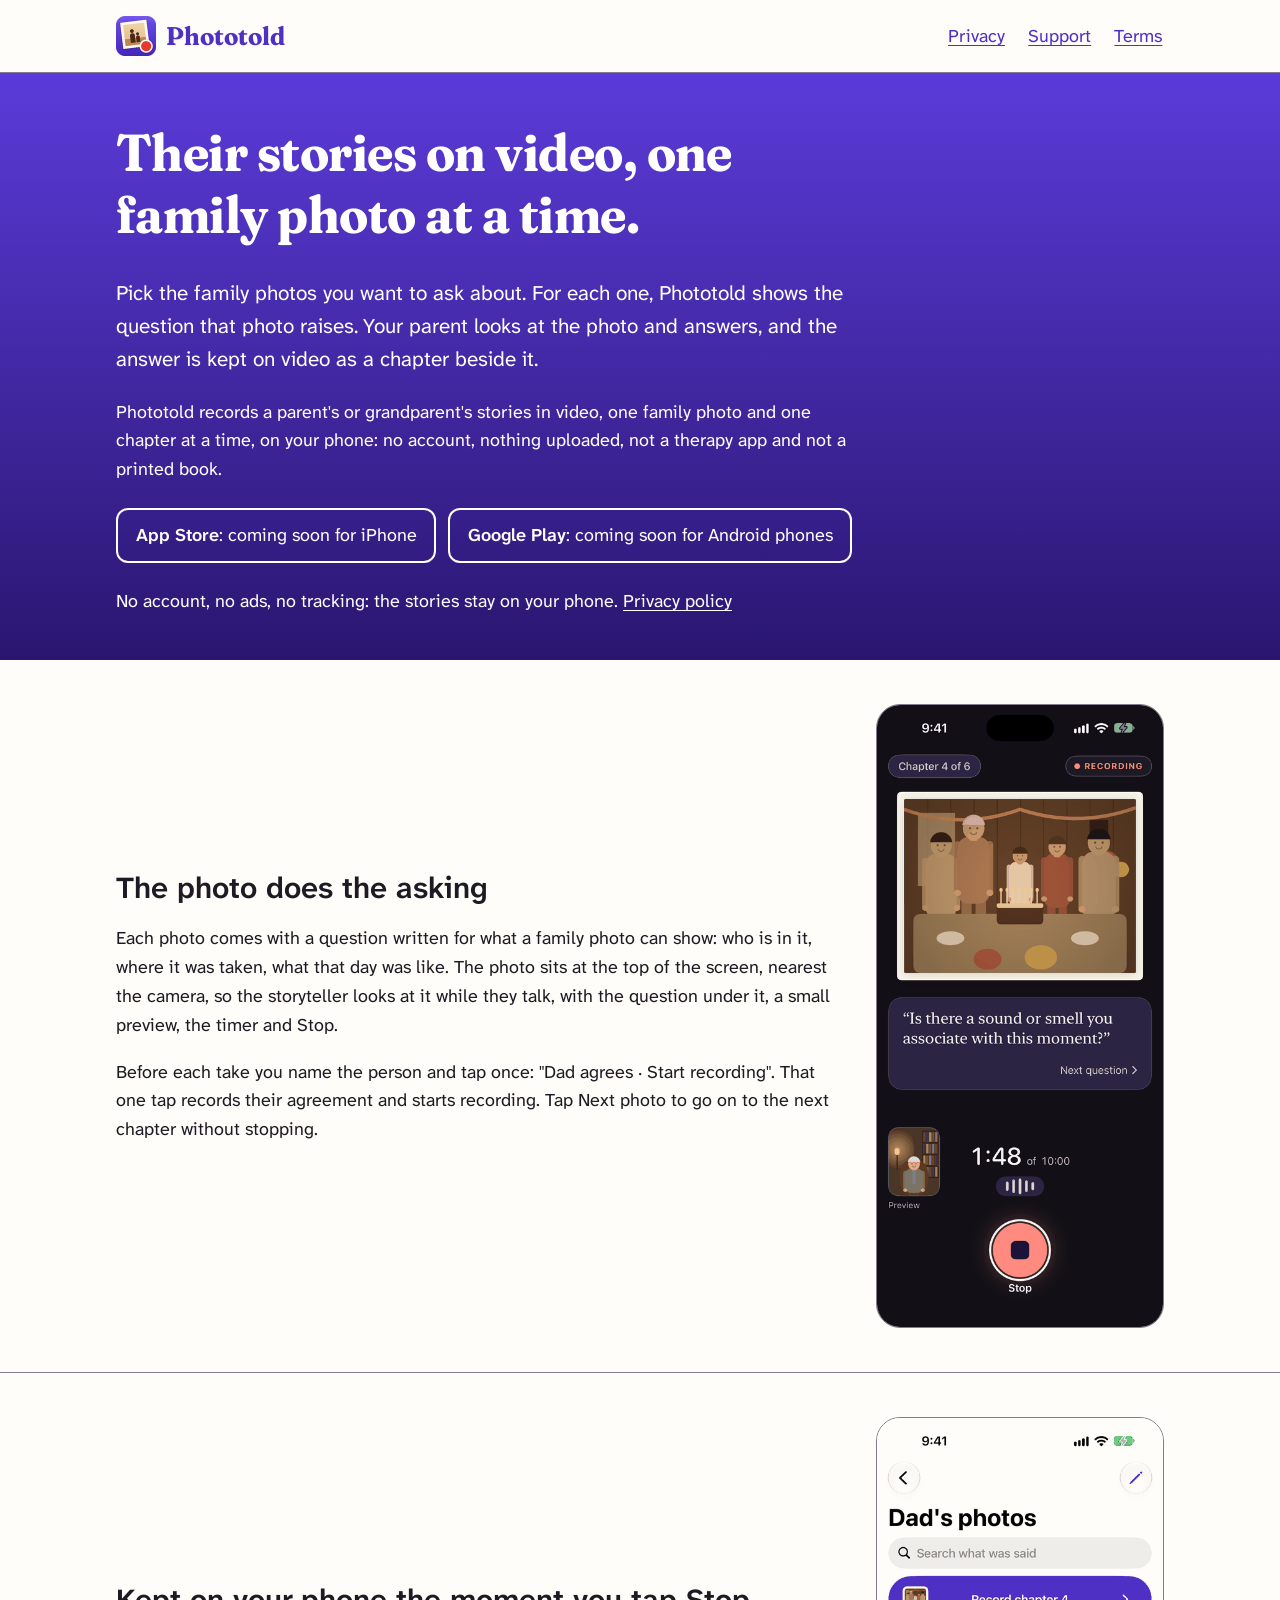
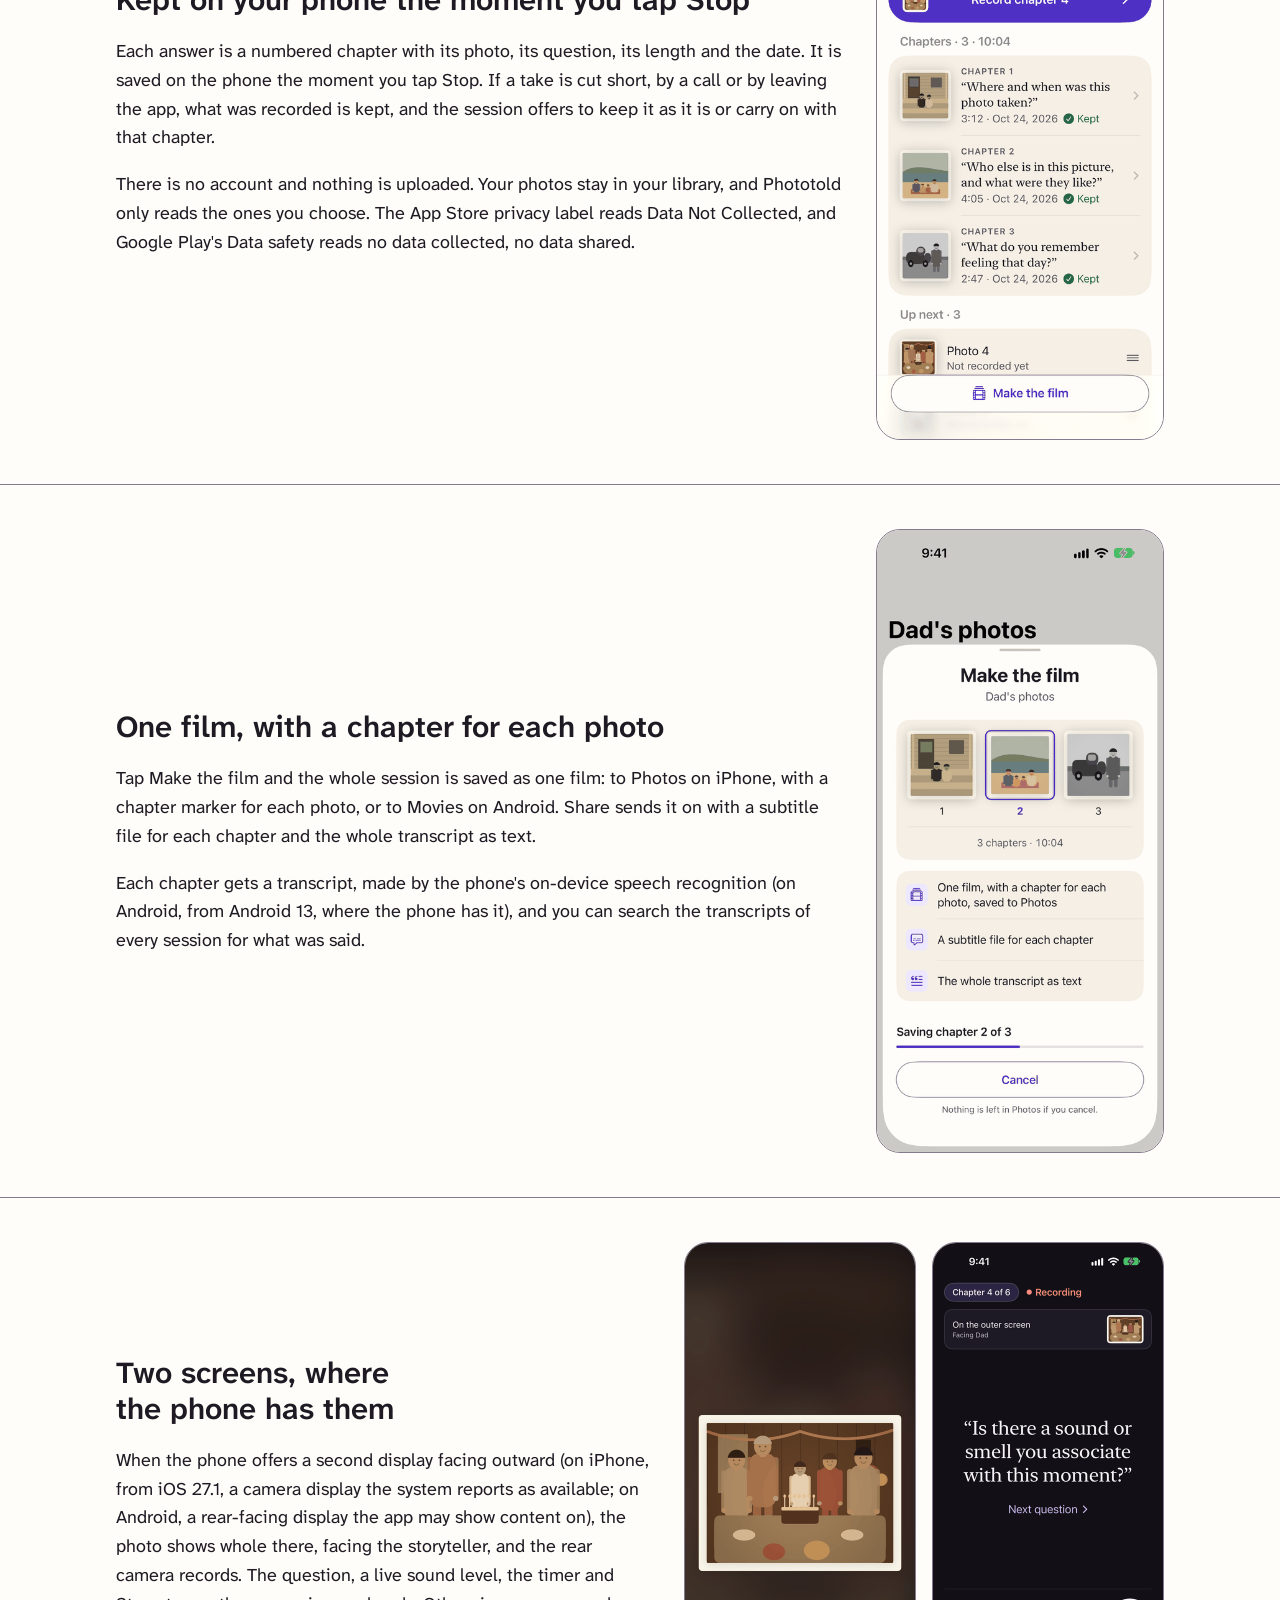
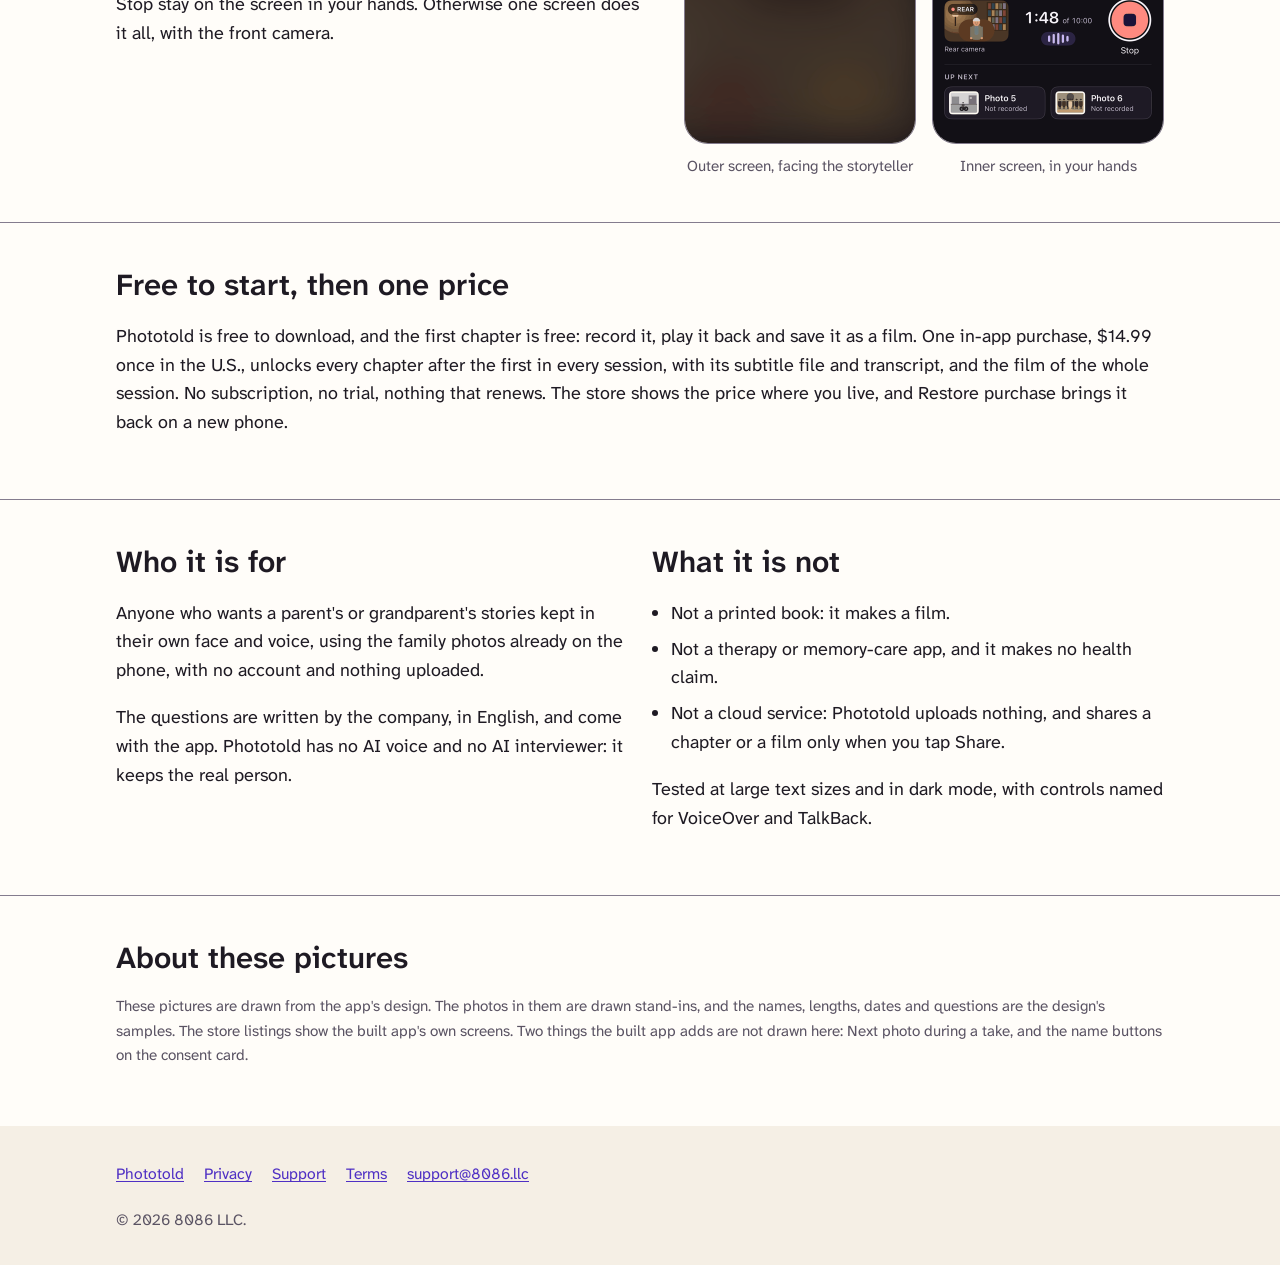
<file: index.html>
<!doctype html>
<html lang="en-US">
<head>
<meta charset="utf-8">
<meta name="viewport" content="width=device-width, initial-scale=1">
<title>Phototold: a family video memoir, one photo at a time</title>
<meta name="description" content="Record a parent's or grandparent's stories on video, one family photo at a time, and keep them as one film. No account, nothing uploaded. First chapter free.">
<link rel="canonical" href="https://soloinc-projects.github.io/phototold/">
<meta name="color-scheme" content="light dark">
<meta name="theme-color" content="#4F30C4" media="(prefers-color-scheme: light)">
<meta name="theme-color" content="#121016" media="(prefers-color-scheme: dark)">
<meta property="og:type" content="website">
<meta property="og:site_name" content="Phototold">
<meta property="og:title" content="Phototold: a family video memoir, one photo at a time">
<meta property="og:description" content="Record a parent's or grandparent's stories on video, one family photo at a time, and keep them as one film. No account, nothing uploaded. First chapter free.">
<meta property="og:url" content="https://soloinc-projects.github.io/phototold/">
<meta property="og:image" content="https://soloinc-projects.github.io/phototold/og-image.png">
<meta property="og:image:width" content="1200">
<meta property="og:image:height" content="630">
<meta property="og:image:alt" content="Phototold: a cream family snapshot with a red record button over its corner, on violet, beside the words Family stories on video, one photo at a time">
<meta name="twitter:card" content="summary_large_image">
<link rel="icon" href="favicon.ico" sizes="any">
<link rel="icon" href="favicon.svg" type="image/svg+xml">
<link rel="apple-touch-icon" href="apple-touch-icon.png">
<link rel="manifest" href="site.webmanifest">
<link rel="preload" href="fonts/fraunces-soft-bold.woff2" as="font" type="font/woff2" crossorigin>
<link rel="stylesheet" href="css/site.css">
<script type="application/ld+json">{"@context": "https://schema.org", "@type": "MobileApplication", "name": "Phototold", "alternateName": "Phototold: Family Video Memoir", "url": "https://soloinc-projects.github.io/phototold/", "description": "Record a parent's or grandparent's stories on video, one family photo at a time, and keep them as one film. No account, nothing uploaded. First chapter free.", "applicationCategory": "LifestyleApplication", "operatingSystem": "iOS 26 or later; Android", "inLanguage": "en-US", "isAccessibleForFree": true, "offers": {"@type": "Offer", "price": "0", "priceCurrency": "USD"}, "publisher": {"@type": "Organization", "name": "8086 LLC", "email": "support@8086.llc"}, "image": "https://soloinc-projects.github.io/phototold/icon-512.png", "screenshot": ["https://soloinc-projects.github.io/phototold/img/capture.png", "https://soloinc-projects.github.io/phototold/img/session.png", "https://soloinc-projects.github.io/phototold/img/export.png"]}</script>
</head>
<body>
<a class="skip" href="#main">Skip to content</a>
<header class="site"><div class="wrap">
<a class="brand" href="./" aria-label="Phototold, home"><picture><source srcset="img/mark-dark.png" media="(prefers-color-scheme: dark)"><img src="img/mark-light.png" width="40" height="40" alt=""></picture><span class="wordmark">Phototold</span></a>
<nav class="site" aria-label="Site"><ul><li><a href="privacy/">Privacy</a></li><li><a href="support/">Support</a></li><li><a href="terms/">Terms</a></li></ul></nav>
</div></header>
<main id="main">
<div class="hero"><div class="wrap">
<h1>Their stories on video, one family photo at a time.</h1>
<p class="lede">Pick the family photos you want to ask about. For each one, Phototold shows the question that photo raises. Your parent looks at the photo and answers, and the answer is kept on video as a chapter beside it.</p>
<p class="plain">Phototold records a parent's or grandparent's stories in video, one family photo and one chapter at a time, on your phone: no account, nothing uploaded, not a therapy app and not a printed book.</p>
<ul class="stores" aria-label="Where to get it">
<li><strong>App Store</strong>: coming soon for iPhone</li>
<li><strong>Google Play</strong>: coming soon for Android phones</li>
</ul>
<p class="oneline">No account, no ads, no tracking: the stories stay on your phone. <a href="privacy/">Privacy policy</a></p>
</div></div>

<section aria-labelledby="p1"><div class="wrap proof">
<div>
<h2 id="p1">The photo does the asking</h2>
<p>Each photo comes with a question written for what a family photo can show: who is in it, where it was taken, what that day was like. The photo sits at the top of the screen, nearest the camera, so the storyteller looks at it while they talk, with the question under it, a small preview, the timer and Stop.</p>
<p>Before each take you name the person and tap once: "Dad agrees · Start recording". That one tap records their agreement and starts recording. Tap Next photo to go on to the next chapter without stopping.</p>
</div>
<figure class="shot"><img src="img/capture.png" width="460" height="1000" alt="Phototold's capture screen during a take: Chapter 4 of 6, Recording, an old photo of a family round a birthday cake at the top, the question Is there a sound or smell you associate with this moment? under it, a small preview of the storyteller, 1:48 of 10:00 and the Stop button." loading="lazy"></figure>
</div></section>

<section aria-labelledby="p2"><div class="wrap proof">
<div>
<h2 id="p2">Kept on your phone the moment you tap Stop</h2>
<p>Each answer is a numbered chapter with its photo, its question, its length and the date. It is saved on the phone the moment you tap Stop. If a take is cut short, by a call or by leaving the app, what was recorded is kept, and the session offers to keep it as it is or carry on with that chapter.</p>
<p>There is no account and nothing is uploaded. Your photos stay in your library, and Phototold only reads the ones you choose. The App Store privacy label reads Data Not Collected, and Google Play's Data safety reads no data collected, no data shared.</p>
</div>
<figure class="shot"><img src="img/session.png" width="460" height="1000" alt="A session called Dad's photos: Record chapter 4, then three kept chapters, each with its photo, its question, its length and the date Oct 24, 2026, then Up next, Photo 4, not recorded yet, and Make the film." loading="lazy"></figure>
</div></section>

<section aria-labelledby="p3"><div class="wrap proof">
<div>
<h2 id="p3">One film, with a chapter for each photo</h2>
<p>Tap Make the film and the whole session is saved as one film: to Photos on iPhone, with a chapter marker for each photo, or to Movies on Android. Share sends it on with a subtitle file for each chapter and the whole transcript as text.</p>
<p>Each chapter gets a transcript, made by the phone's on-device speech recognition (on Android, from Android 13, where the phone has it), and you can search the transcripts of every session for what was said.</p>
</div>
<figure class="shot"><img src="img/export.png" width="460" height="1000" alt="The Make the film sheet for Dad's photos: three chapters, 10:04 in all, saving chapter 2 of 3, with the lines One film, with a chapter for each photo, saved to Photos; A subtitle file for each chapter; The whole transcript as text; and Cancel, with the note Nothing is left in Photos if you cancel." loading="lazy"></figure>
</div></section>

<section aria-labelledby="p4"><div class="wrap proof two">
<div>
<h2 id="p4">Two screens, where the phone has them</h2>
<p>When the phone offers a second display facing outward (on iPhone, from iOS 27.1, a camera display the system reports as available; on Android, a rear-facing display the app may show content on), the photo shows whole there, facing the storyteller, and the rear camera records. The question, a live sound level, the timer and Stop stay on the screen in your hands. Otherwise one screen does it all, with the front camera.</p>
</div>
<div class="pair">
<figure class="shot"><img src="img/outer-screen.png" width="460" height="1000" alt="The outer screen during a take: only the old birthday photo, whole and undimmed, on a dark background, with no controls." loading="lazy"><figcaption>Outer screen, facing the storyteller</figcaption></figure>
<figure class="shot"><img src="img/inner-screen.png" width="460" height="1000" alt="The inner screen during a take: Chapter 4 of 6, Recording, On the outer screen, Facing Dad, the question in large type, Next question, the rear camera's preview, 1:48 of 10:00, Stop, and Up next, Photo 5 and Photo 6." loading="lazy"><figcaption>Inner screen, in your hands</figcaption></figure>
</div>
</div></section>

<section aria-labelledby="price"><div class="wrap">
<h2 id="price">Free to start, then one price</h2>
<p>Phototold is free to download, and the first chapter is free: record it, play it back and save it as a film. One in-app purchase, $14.99 once in the U.S., unlocks every chapter after the first in every session, with its subtitle file and transcript, and the film of the whole session. No subscription, no trial, nothing that renews. The store shows the price where you live, and Restore purchase brings it back on a new phone.</p>
</div></section>

<section aria-labelledby="who"><div class="wrap cols">
<div>
<h2 id="who">Who it is for</h2>
<p>Anyone who wants a parent's or grandparent's stories kept in their own face and voice, using the family photos already on the phone, with no account and nothing uploaded.</p>
<p>The questions are written by the company, in English, and come with the app. Phototold has no AI voice and no AI interviewer: it keeps the real person.</p>
</div>
<div>
<h2 id="not">What it is not</h2>
<ul class="plainlist">
<li>Not a printed book: it makes a film.</li>
<li>Not a therapy or memory-care app, and it makes no health claim.</li>
<li>Not a cloud service: Phototold uploads nothing, and shares a chapter or a film only when you tap Share.</li>
</ul>
<p>Tested at large text sizes and in dark mode, with controls named for VoiceOver and TalkBack.</p>
</div>
</div></section>

<section aria-labelledby="pics"><div class="wrap">
<h2 id="pics">About these pictures</h2>
<p class="note">These pictures are drawn from the app's design. The photos in them are drawn stand-ins, and the names, lengths, dates and questions are the design's samples. The store listings show the built app's own screens. Two things the built app adds are not drawn here: Next photo during a take, and the name buttons on the consent card.</p>
</div></section>
</main>
<footer class="site"><div class="wrap">
<ul><li><a href="./">Phototold</a></li><li><a href="privacy/">Privacy</a></li><li><a href="support/">Support</a></li><li><a href="terms/">Terms</a></li><li><a href="mailto:support@8086.llc">support@8086.llc</a></li></ul>
<p>© 2026 8086 LLC.</p>
</div></footer>
</body>
</html>
</file>
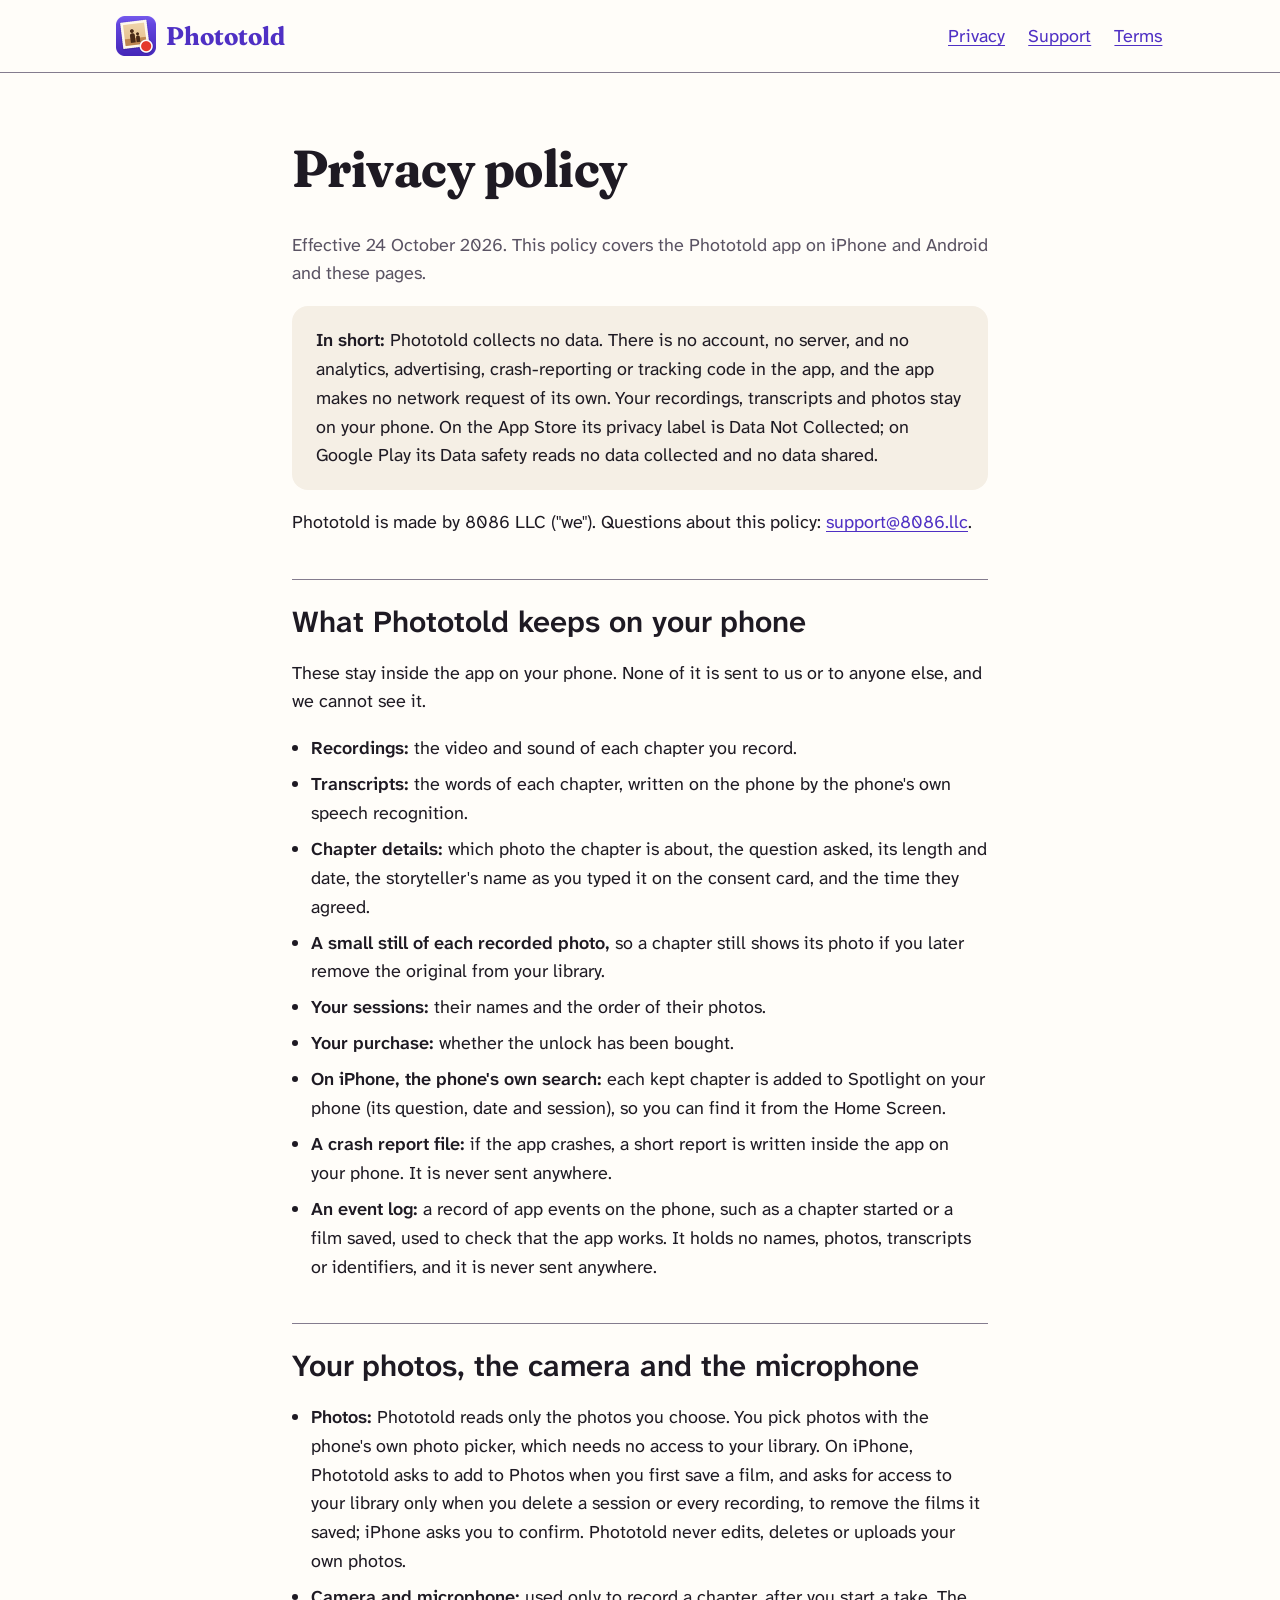
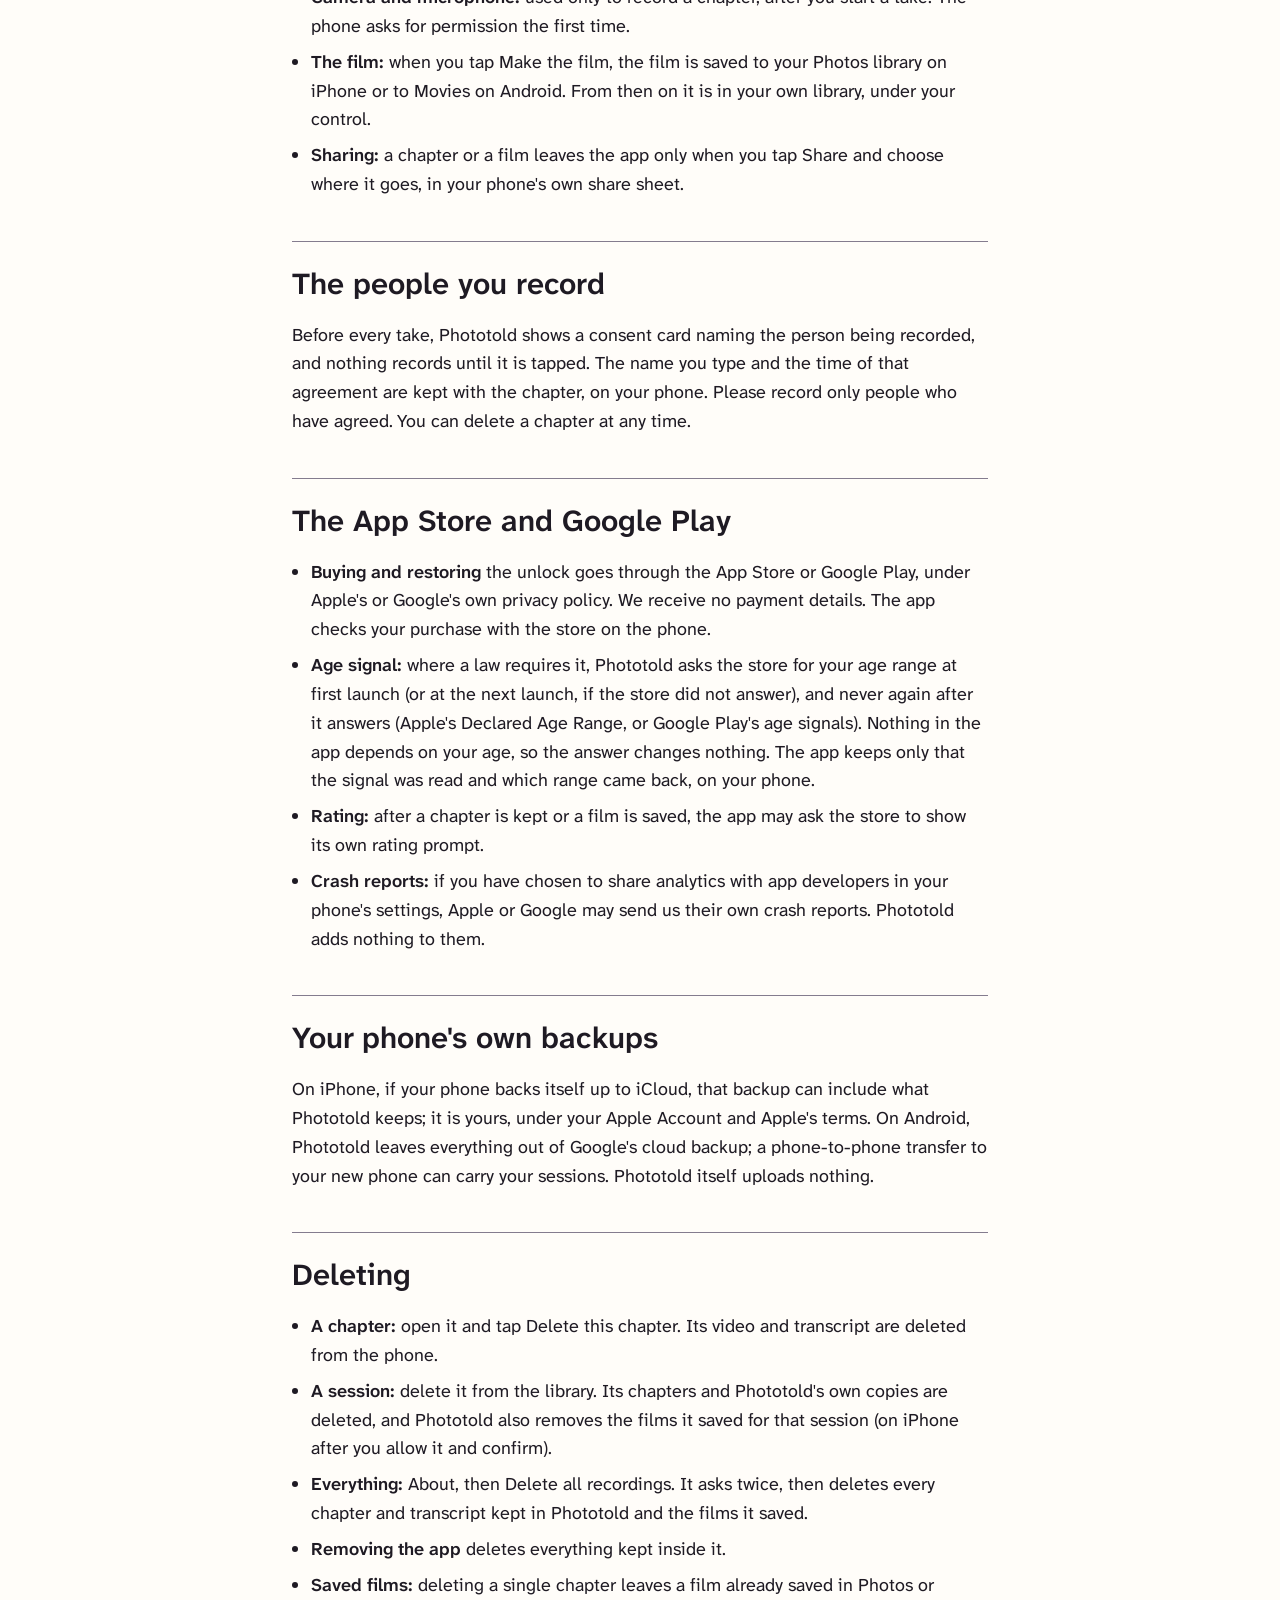
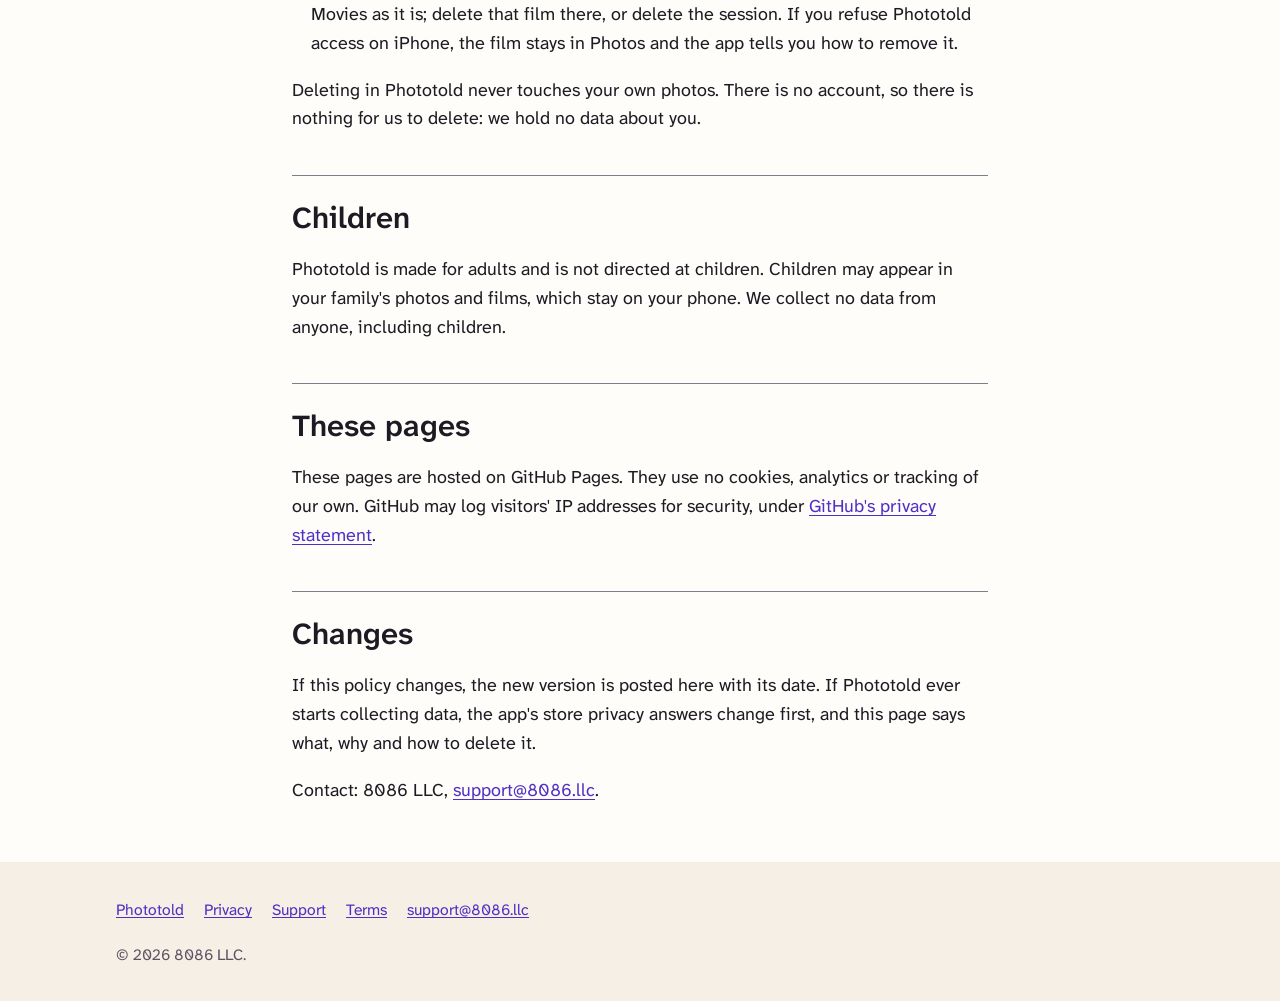
<file: privacy/index.html>
<!doctype html>
<html lang="en-US">
<head>
<meta charset="utf-8">
<meta name="viewport" content="width=device-width, initial-scale=1">
<title>Privacy policy · Phototold</title>
<meta name="description" content="Phototold collects no data. No account, no server, no analytics, ads or tracking. Your recordings, transcripts and photos stay on your phone.">
<link rel="canonical" href="https://soloinc-projects.github.io/phototold/privacy/">
<meta name="color-scheme" content="light dark">
<meta name="theme-color" content="#4F30C4" media="(prefers-color-scheme: light)">
<meta name="theme-color" content="#121016" media="(prefers-color-scheme: dark)">
<meta property="og:type" content="website">
<meta property="og:site_name" content="Phototold">
<meta property="og:title" content="Privacy policy · Phototold">
<meta property="og:description" content="Phototold collects no data. No account, no server, no analytics, ads or tracking. Your recordings, transcripts and photos stay on your phone.">
<meta property="og:url" content="https://soloinc-projects.github.io/phototold/privacy/">
<meta property="og:image" content="https://soloinc-projects.github.io/phototold/og-image.png">
<meta property="og:image:alt" content="Phototold: a cream family snapshot with a red record button over its corner, on violet">
<link rel="icon" href="../favicon.ico" sizes="any">
<link rel="icon" href="../favicon.svg" type="image/svg+xml">
<link rel="apple-touch-icon" href="../apple-touch-icon.png">
<link rel="manifest" href="../site.webmanifest">
<link rel="stylesheet" href="../css/site.css">
</head>
<body>
<a class="skip" href="#main">Skip to content</a>
<header class="site"><div class="wrap">
<a class="brand" href="../" aria-label="Phototold, home"><picture><source srcset="../img/mark-dark.png" media="(prefers-color-scheme: dark)"><img src="../img/mark-light.png" width="40" height="40" alt=""></picture><span class="wordmark">Phototold</span></a>
<nav class="site" aria-label="Site"><ul><li><a href="./" aria-current="page">Privacy</a></li><li><a href="../support/">Support</a></li><li><a href="../terms/">Terms</a></li></ul></nav>
</div></header>
<main id="main">
<div class="page"><div class="wrap">
<section>
<h1>Privacy policy</h1>
<p class="updated">Effective 24 October 2026. This policy covers the Phototold app on iPhone and Android and these pages.</p>
<p class="card"><strong>In short:</strong> Phototold collects no data. There is no account, no server, and no analytics, advertising, crash-reporting or tracking code in the app, and the app makes no network request of its own. Your recordings, transcripts and photos stay on your phone. On the App Store its privacy label is Data Not Collected; on Google Play its Data safety reads no data collected and no data shared.</p>
<p>Phototold is made by 8086 LLC ("we"). Questions about this policy: <a href="mailto:support@8086.llc">support@8086.llc</a>.</p>
</section>

<section aria-labelledby="kept">
<h2 id="kept">What Phototold keeps on your phone</h2>
<p>These stay inside the app on your phone. None of it is sent to us or to anyone else, and we cannot see it.</p>
<ul class="plainlist">
<li><strong>Recordings:</strong> the video and sound of each chapter you record.</li>
<li><strong>Transcripts:</strong> the words of each chapter, written on the phone by the phone's own speech recognition.</li>
<li><strong>Chapter details:</strong> which photo the chapter is about, the question asked, its length and date, the storyteller's name as you typed it on the consent card, and the time they agreed.</li>
<li><strong>A small still of each recorded photo,</strong> so a chapter still shows its photo if you later remove the original from your library.</li>
<li><strong>Your sessions:</strong> their names and the order of their photos.</li>
<li><strong>Your purchase:</strong> whether the unlock has been bought.</li>
<li><strong>On iPhone, the phone's own search:</strong> each kept chapter is added to Spotlight on your phone (its question, date and session), so you can find it from the Home Screen.</li>
<li><strong>A crash report file:</strong> if the app crashes, a short report is written inside the app on your phone. It is never sent anywhere.</li>
<li><strong>An event log:</strong> a record of app events on the phone, such as a chapter started or a film saved, used to check that the app works. It holds no names, photos, transcripts or identifiers, and it is never sent anywhere.</li>
</ul>
</section>

<section aria-labelledby="photos">
<h2 id="photos">Your photos, the camera and the microphone</h2>
<ul class="plainlist">
<li><strong>Photos:</strong> Phototold reads only the photos you choose. You pick photos with the phone's own photo picker, which needs no access to your library. On iPhone, Phototold asks to add to Photos when you first save a film, and asks for access to your library only when you delete a session or every recording, to remove the films it saved; iPhone asks you to confirm. Phototold never edits, deletes or uploads your own photos.</li>
<li><strong>Camera and microphone:</strong> used only to record a chapter, after you start a take. The phone asks for permission the first time.</li>
<li><strong>The film:</strong> when you tap Make the film, the film is saved to your Photos library on iPhone or to Movies on Android. From then on it is in your own library, under your control.</li>
<li><strong>Sharing:</strong> a chapter or a film leaves the app only when you tap Share and choose where it goes, in your phone's own share sheet.</li>
</ul>
</section>

<section aria-labelledby="people">
<h2 id="people">The people you record</h2>
<p>Before every take, Phototold shows a consent card naming the person being recorded, and nothing records until it is tapped. The name you type and the time of that agreement are kept with the chapter, on your phone. Please record only people who have agreed. You can delete a chapter at any time.</p>
</section>

<section aria-labelledby="store">
<h2 id="store">The App Store and Google Play</h2>
<ul class="plainlist">
<li><strong>Buying and restoring</strong> the unlock goes through the App Store or Google Play, under Apple's or Google's own privacy policy. We receive no payment details. The app checks your purchase with the store on the phone.</li>
<li><strong>Age signal:</strong> where a law requires it, Phototold asks the store for your age range at first launch (or at the next launch, if the store did not answer), and never again after it answers (Apple's Declared Age Range, or Google Play's age signals). Nothing in the app depends on your age, so the answer changes nothing. The app keeps only that the signal was read and which range came back, on your phone.</li>
<li><strong>Rating:</strong> after a chapter is kept or a film is saved, the app may ask the store to show its own rating prompt.</li>
<li><strong>Crash reports:</strong> if you have chosen to share analytics with app developers in your phone's settings, Apple or Google may send us their own crash reports. Phototold adds nothing to them.</li>
</ul>
</section>

<section aria-labelledby="backup">
<h2 id="backup">Your phone's own backups</h2>
<p>On iPhone, if your phone backs itself up to iCloud, that backup can include what Phototold keeps; it is yours, under your Apple Account and Apple's terms. On Android, Phototold leaves everything out of Google's cloud backup; a phone-to-phone transfer to your new phone can carry your sessions. Phototold itself uploads nothing.</p>
</section>

<section aria-labelledby="delete">
<h2 id="delete">Deleting</h2>
<ul class="plainlist">
<li><strong>A chapter:</strong> open it and tap Delete this chapter. Its video and transcript are deleted from the phone.</li>
<li><strong>A session:</strong> delete it from the library. Its chapters and Phototold's own copies are deleted, and Phototold also removes the films it saved for that session (on iPhone after you allow it and confirm).</li>
<li><strong>Everything:</strong> About, then Delete all recordings. It asks twice, then deletes every chapter and transcript kept in Phototold and the films it saved.</li>
<li><strong>Removing the app</strong> deletes everything kept inside it.</li>
<li><strong>Saved films:</strong> deleting a single chapter leaves a film already saved in Photos or Movies as it is; delete that film there, or delete the session. If you refuse Phototold access on iPhone, the film stays in Photos and the app tells you how to remove it.</li>
</ul>
<p>Deleting in Phototold never touches your own photos. There is no account, so there is nothing for us to delete: we hold no data about you.</p>
</section>

<section aria-labelledby="children">
<h2 id="children">Children</h2>
<p>Phototold is made for adults and is not directed at children. Children may appear in your family's photos and films, which stay on your phone. We collect no data from anyone, including children.</p>
</section>

<section aria-labelledby="site">
<h2 id="site">These pages</h2>
<p>These pages are hosted on GitHub Pages. They use no cookies, analytics or tracking of our own. GitHub may log visitors' IP addresses for security, under <a href="https://docs.github.com/en/site-policy/privacy-policies/github-general-privacy-statement">GitHub's privacy statement</a>.</p>
</section>

<section aria-labelledby="changes">
<h2 id="changes">Changes</h2>
<p>If this policy changes, the new version is posted here with its date. If Phototold ever starts collecting data, the app's store privacy answers change first, and this page says what, why and how to delete it.</p>
<p>Contact: 8086 LLC, <a href="mailto:support@8086.llc">support@8086.llc</a>.</p>
</section>
</div></div>
</main>
<footer class="site"><div class="wrap">
<ul><li><a href="../">Phototold</a></li><li><a href="./">Privacy</a></li><li><a href="../support/">Support</a></li><li><a href="../terms/">Terms</a></li><li><a href="mailto:support@8086.llc">support@8086.llc</a></li></ul>
<p>© 2026 8086 LLC.</p>
</div></footer>
</body>
</html>
</file>
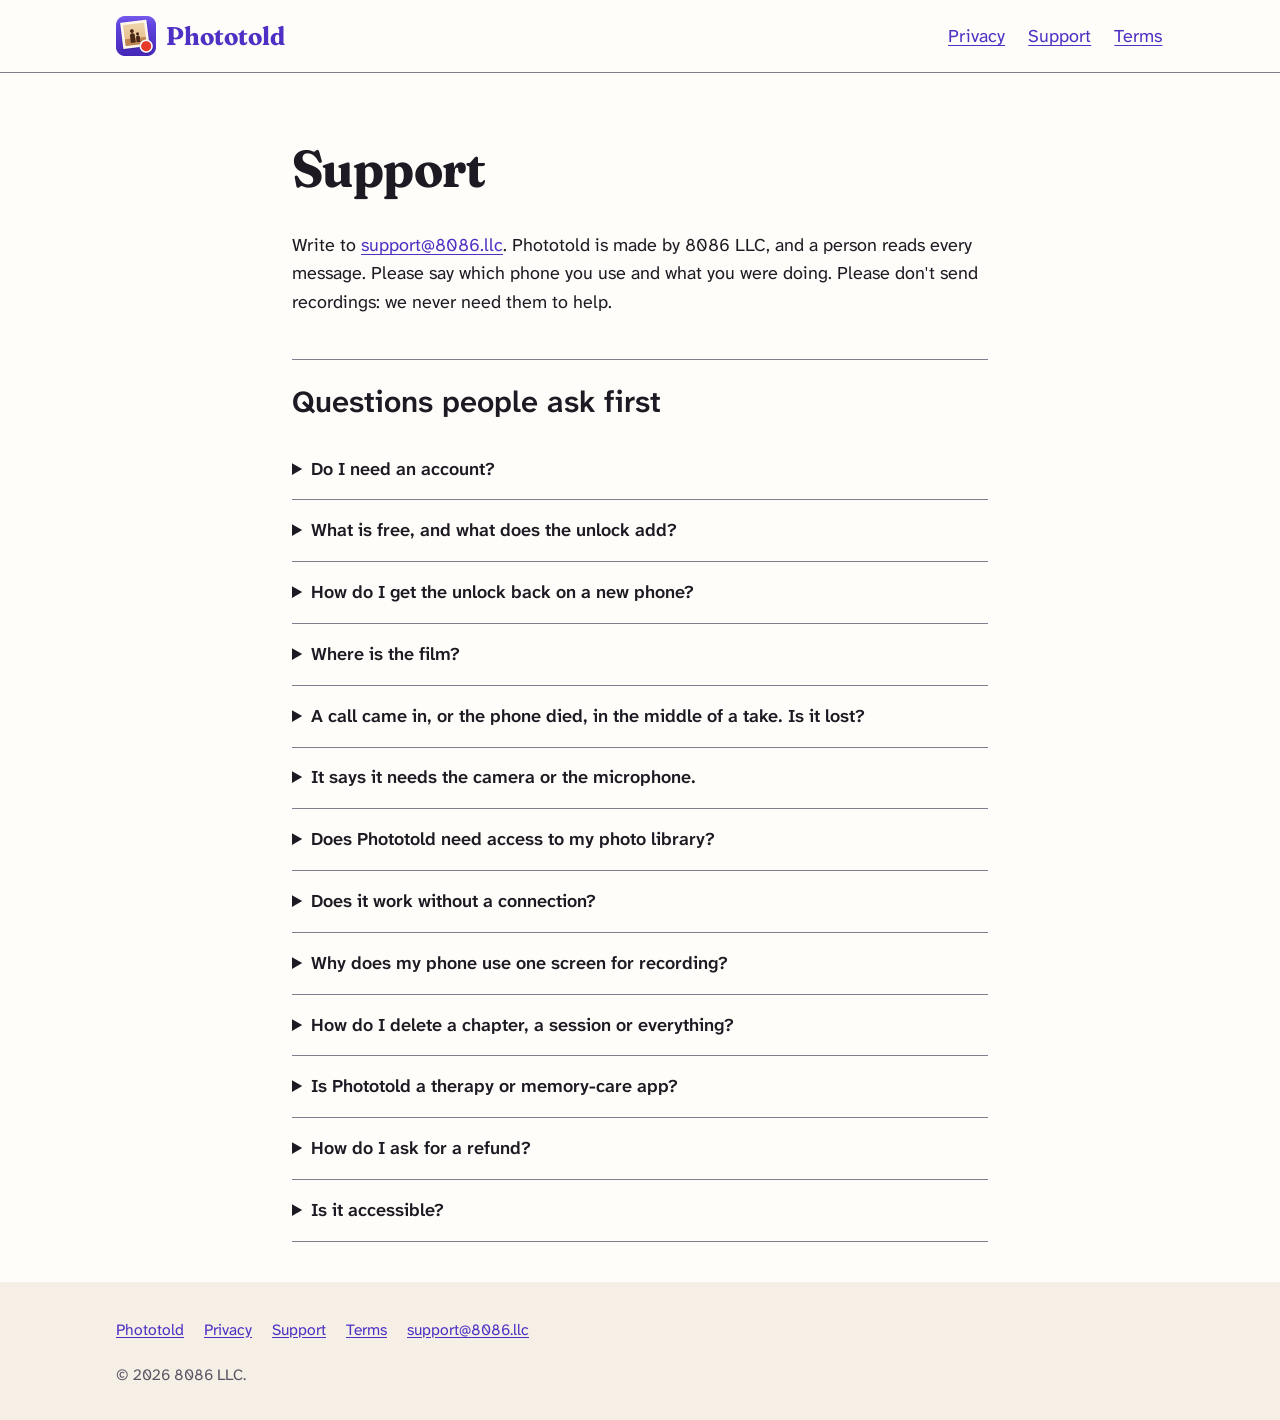
<file: support/index.html>
<!doctype html>
<html lang="en-US">
<head>
<meta charset="utf-8">
<meta name="viewport" content="width=device-width, initial-scale=1">
<title>Support · Phototold</title>
<meta name="description" content="Help with Phototold: the free first chapter, restoring the unlock, where the film is saved, a take cut short, permissions and deleting.">
<link rel="canonical" href="https://soloinc-projects.github.io/phototold/support/">
<meta name="color-scheme" content="light dark">
<meta name="theme-color" content="#4F30C4" media="(prefers-color-scheme: light)">
<meta name="theme-color" content="#121016" media="(prefers-color-scheme: dark)">
<meta property="og:type" content="website">
<meta property="og:site_name" content="Phototold">
<meta property="og:title" content="Support · Phototold">
<meta property="og:description" content="Help with Phototold: the free first chapter, restoring the unlock, where the film is saved, a take cut short, permissions and deleting.">
<meta property="og:url" content="https://soloinc-projects.github.io/phototold/support/">
<meta property="og:image" content="https://soloinc-projects.github.io/phototold/og-image.png">
<meta property="og:image:alt" content="Phototold: a cream family snapshot with a red record button over its corner, on violet">
<link rel="icon" href="../favicon.ico" sizes="any">
<link rel="icon" href="../favicon.svg" type="image/svg+xml">
<link rel="apple-touch-icon" href="../apple-touch-icon.png">
<link rel="manifest" href="../site.webmanifest">
<link rel="stylesheet" href="../css/site.css">
</head>
<body>
<a class="skip" href="#main">Skip to content</a>
<header class="site"><div class="wrap">
<a class="brand" href="../" aria-label="Phototold, home"><picture><source srcset="../img/mark-dark.png" media="(prefers-color-scheme: dark)"><img src="../img/mark-light.png" width="40" height="40" alt=""></picture><span class="wordmark">Phototold</span></a>
<nav class="site" aria-label="Site"><ul><li><a href="../privacy/">Privacy</a></li><li><a href="./" aria-current="page">Support</a></li><li><a href="../terms/">Terms</a></li></ul></nav>
</div></header>
<main id="main">
<div class="page"><div class="wrap">
<section>
<h1>Support</h1>
<p>Write to <a href="mailto:support@8086.llc">support@8086.llc</a>. Phototold is made by 8086 LLC, and a person reads every message. Please say which phone you use and what you were doing. Please don't send recordings: we never need them to help.</p>
</section>

<section aria-labelledby="faq">
<h2 id="faq">Questions people ask first</h2>

<details>
<summary>Do I need an account?</summary>
<p>No. There is no account and no sign-in. Phototold keeps everything on your phone.</p>
</details>

<details>
<summary>What is free, and what does the unlock add?</summary>
<p>Phototold is free to download, and the first chapter is free: record it, play it back and save it as a film. One in-app purchase, $14.99 once in the U.S., unlocks every chapter after the first in every session, with its subtitle file and transcript, and the film of the whole session. There is no subscription and nothing renews. The store shows the price where you live.</p>
</details>

<details>
<summary>How do I get the unlock back on a new phone?</summary>
<p>Tap Restore purchase, on the unlock screen or in About. Use the same Apple Account on iPhone, or the same Google account on Android, as when you bought it. Restoring needs a connection to the store.</p>
</details>

<details>
<summary>Where is the film?</summary>
<p>Make the film saves one film to your Photos library on iPhone, with a chapter marker for each photo, or to Movies on Android, where your gallery shows it. Cancelling leaves nothing behind. To get the subtitle files and the transcript, tap Share on the film sheet: they go with the film.</p>
</details>

<details>
<summary>A call came in, or the phone died, in the middle of a take. Is it lost?</summary>
<p>What was recorded is kept, and the photo stays in the queue. Open the session: it says where the chapter was cut short, and you can carry on with it or keep it as it is.</p>
</details>

<details>
<summary>It says it needs the camera or the microphone.</summary>
<p>Phototold uses the camera and microphone only to record a chapter. If you said no when the phone asked, tap Open Settings on that message and turn them on for Phototold. If another app is using the camera, close it and come back.</p>
</details>

<details>
<summary>Does Phototold need access to my photo library?</summary>
<p>No. You choose photos in the phone's own photo picker, and Phototold sees only those. On iPhone it asks only to add to Photos, the first time you save a film.</p>
</details>

<details>
<summary>Does it work without a connection?</summary>
<p>Recording, playback and making the film all work in Airplane Mode. Buying and restoring the unlock go through the App Store or Google Play.</p>
</details>

<details>
<summary>Why does my phone use one screen for recording?</summary>
<p>Phototold uses two screens only when the phone offers a second display facing outward (on iPhone, from iOS 27.1, a camera display the system reports as available; on Android, a rear-facing display the app may show content on). Otherwise it uses one screen, with the photo at the top nearest the front camera. About, then Recording setup, shows the layout.</p>
</details>

<details>
<summary>How do I delete a chapter, a session or everything?</summary>
<p>Open a chapter and tap Delete this chapter. Delete a session from the library. To delete everything kept in Phototold, go to About, then Delete all recordings; it asks twice. Deleting never touches your own photos. Deleting a session or everything also removes the films Phototold saved for it (on iPhone, after you allow access and confirm). Deleting one chapter leaves a film already saved as it is.</p>
</details>

<details>
<summary>Is Phototold a therapy or memory-care app?</summary>
<p>No. Phototold records stories. It makes no health claim, it is not a medical device, and it is not a substitute for care from a clinician.</p>
</details>

<details>
<summary>How do I ask for a refund?</summary>
<p>Refunds are handled by the store you bought from. On iPhone: <a href="https://support.apple.com/en-us/118223">Request a refund for apps or content that you bought from Apple</a>. On Android: <a href="https://support.google.com/googleplay/answer/2479637?hl=en">Google Play refund policies</a>.</p>
</details>

<details>
<summary>Is it accessible?</summary>
<p>Phototold is tested at large text sizes and in dark mode, with controls named for VoiceOver on iPhone and TalkBack on Android. If something is hard to use, please write to us.</p>
</details>
</section>
</div></div>
</main>
<footer class="site"><div class="wrap">
<ul><li><a href="../">Phototold</a></li><li><a href="../privacy/">Privacy</a></li><li><a href="./">Support</a></li><li><a href="../terms/">Terms</a></li><li><a href="mailto:support@8086.llc">support@8086.llc</a></li></ul>
<p>© 2026 8086 LLC.</p>
</div></footer>
</body>
</html>
</file>
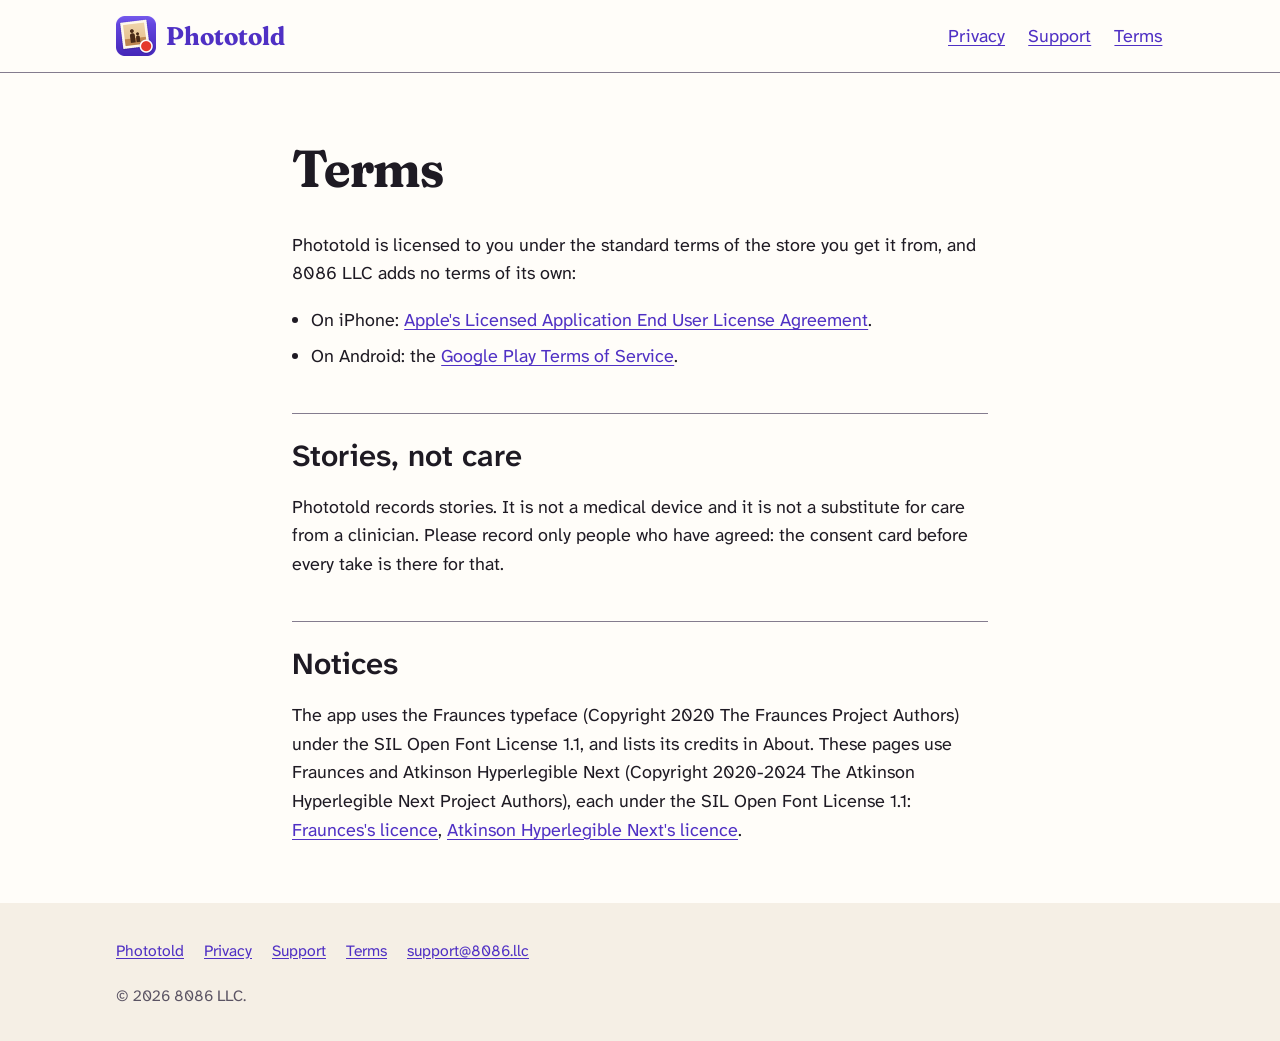
<file: terms/index.html>
<!doctype html>
<html lang="en-US">
<head>
<meta charset="utf-8">
<meta name="viewport" content="width=device-width, initial-scale=1">
<title>Terms · Phototold</title>
<meta name="description" content="Phototold is licensed under the standard terms of the store you get it from. 8086 LLC adds no terms of its own.">
<link rel="canonical" href="https://soloinc-projects.github.io/phototold/terms/">
<meta name="color-scheme" content="light dark">
<meta name="theme-color" content="#4F30C4" media="(prefers-color-scheme: light)">
<meta name="theme-color" content="#121016" media="(prefers-color-scheme: dark)">
<link rel="icon" href="../favicon.ico" sizes="any">
<link rel="icon" href="../favicon.svg" type="image/svg+xml">
<link rel="apple-touch-icon" href="../apple-touch-icon.png">
<link rel="manifest" href="../site.webmanifest">
<link rel="stylesheet" href="../css/site.css">
</head>
<body>
<a class="skip" href="#main">Skip to content</a>
<header class="site"><div class="wrap">
<a class="brand" href="../" aria-label="Phototold, home"><picture><source srcset="../img/mark-dark.png" media="(prefers-color-scheme: dark)"><img src="../img/mark-light.png" width="40" height="40" alt=""></picture><span class="wordmark">Phototold</span></a>
<nav class="site" aria-label="Site"><ul><li><a href="../privacy/">Privacy</a></li><li><a href="../support/">Support</a></li><li><a href="./" aria-current="page">Terms</a></li></ul></nav>
</div></header>
<main id="main">
<div class="page"><div class="wrap">
<section>
<h1>Terms</h1>
<p>Phototold is licensed to you under the standard terms of the store you get it from, and 8086 LLC adds no terms of its own:</p>
<ul class="plainlist">
<li>On iPhone: <a href="https://www.apple.com/legal/internet-services/itunes/dev/stdeula/">Apple's Licensed Application End User License Agreement</a>.</li>
<li>On Android: the <a href="https://play.google.com/intl/en-US_us/about/play-terms.html">Google Play Terms of Service</a>.</li>
</ul>
</section>
<section>
<h2>Stories, not care</h2>
<p>Phototold records stories. It is not a medical device and it is not a substitute for care from a clinician. Please record only people who have agreed: the consent card before every take is there for that.</p>
</section>
<section>
<h2>Notices</h2>
<p>The app uses the Fraunces typeface (Copyright 2020 The Fraunces Project Authors) under the SIL Open Font License 1.1, and lists its credits in About. These pages use Fraunces and Atkinson Hyperlegible Next (Copyright 2020-2024 The Atkinson Hyperlegible Next Project Authors), each under the SIL Open Font License 1.1: <a href="../fonts/OFL-fraunces.txt">Fraunces's licence</a>, <a href="../fonts/OFL-atkinson-hyperlegible-next.txt">Atkinson Hyperlegible Next's licence</a>.</p>
</section>
</div></div>
</main>
<footer class="site"><div class="wrap">
<ul><li><a href="../">Phototold</a></li><li><a href="../privacy/">Privacy</a></li><li><a href="../support/">Support</a></li><li><a href="./">Terms</a></li><li><a href="mailto:support@8086.llc">support@8086.llc</a></li></ul>
<p>© 2026 8086 LLC.</p>
</div></footer>
</body>
</html>
</file>
<file: css/site.css>
/* Phototold's pages, in the brand's tokens (tokens.json): paper, album and night surfaces, one violet, no red.
   Every text pair is one tokens.json records at 4.5:1 or more; white on the art gradient is at least 6.84:1. */
@font-face { font-family: "Fraunces Soft"; src: url("../fonts/fraunces-soft-bold.woff2") format("woff2"); font-weight: 700; font-display: swap; }
@font-face { font-family: "Atkinson Next"; src: url("../fonts/atkinson-next-regular.woff2") format("woff2"); font-weight: 400; font-display: swap; }
@font-face { font-family: "Atkinson Next"; src: url("../fonts/atkinson-next-semibold.woff2") format("woff2"); font-weight: 600; font-display: swap; }
@font-face { font-family: "Atkinson Next"; src: url("../fonts/atkinson-next-italic.woff2") format("woff2"); font-weight: 400; font-style: italic; font-display: swap; }

:root {
  color-scheme: light dark;
  --surface: #FFFDF9;          /* paper */
  --raised: #F5EFE5;           /* album */
  --tint: #EDE8FF;             /* violet-100 */
  --ink: #1E1A23;              /* 16.84 on paper, 14.96 on album, 14.33 on tint */
  --ink-2: #5A5363;            /* 7.25 on paper, 6.44 on album, 6.17 on tint */
  --primary: #4F30C4;          /* violet-700: 8.10 on paper, 7.19 on album, 6.89 on tint */
  --on-primary: #FFFFFF;       /* 8.23 on violet-700 */
  --rule: #847C8E;             /* 3.93 on paper */
  --focus: #4F30C4;
  --art-top: #5B3BD9;          /* art gradient, white type at least 6.84 */
  --art-bottom: #2A1670;
}
@media (prefers-color-scheme: dark) {
  :root {
    --surface: #121016;        /* night */
    --raised: #1E1A25;         /* night-raised */
    --tint: #2B2443;           /* night-tint */
    --ink: #F4F0F7;            /* 16.78 on night */
    --ink-2: #BEB6C8;          /* 9.64 on night, 8.71 raised, 7.46 tint */
    --primary: #BBAAFF;        /* violet-300: 9.27 on night, 8.38 raised, 7.18 tint */
    --on-primary: #1B1238;     /* violet-950: 8.66 on violet-300 */
    --rule: #7D7489;           /* 4.26 on night */
    --focus: #BBAAFF;
  }
}

* { box-sizing: border-box; }
html { -webkit-text-size-adjust: 100%; }
body {
  margin: 0; background: var(--surface); color: var(--ink);
  font: 400 1.125rem/1.6 "Atkinson Next", system-ui, -apple-system, "Segoe UI", Roboto, sans-serif;
}
.wrap { max-width: 68rem; margin: 0 auto; padding: 0 1.25rem; }
a { color: var(--primary); text-underline-offset: 0.15em; }
a:focus-visible, summary:focus-visible { outline: 3px solid var(--focus); outline-offset: 3px; border-radius: 4px; }
.skip { position: absolute; left: -999px; top: 0.5rem; background: var(--surface); padding: 0.5rem 1rem; z-index: 2; }
.skip:focus { left: 0.5rem; }
h1, h2, h3 { line-height: 1.2; margin: 0 0 0.6em; text-wrap: balance; }
h1, .wordmark { font-family: "Fraunces Soft", Georgia, serif; font-weight: 700; }
h1 { font-size: clamp(2rem, 1.3rem + 3vw, 3.25rem); letter-spacing: -0.01em; }
h2 { font-size: clamp(1.45rem, 1.2rem + 1.1vw, 1.9rem); font-weight: 600; }
h3 { font-size: 1.2rem; font-weight: 600; }
p, ul, ol { margin: 0 0 1em; }

header.site { border-bottom: 1px solid var(--rule); }
header.site .wrap { display: flex; flex-wrap: wrap; align-items: center; justify-content: space-between; gap: 0.5rem 1.5rem; padding-top: 0.75rem; padding-bottom: 0.75rem; }
.brand { display: inline-flex; align-items: center; gap: 0.6rem; text-decoration: none; color: var(--primary); min-height: 44px; }
.brand img { display: block; }
.wordmark { font-size: 1.6rem; }
nav.site ul { list-style: none; display: flex; flex-wrap: wrap; gap: 0.25rem 1.25rem; margin: 0; padding: 0; }
nav.site a { display: inline-block; padding: 0.6rem 0.1rem; min-height: 44px; }

.hero { background: linear-gradient(180deg, var(--art-top), var(--art-bottom)); color: #FFFFFF; padding: 3rem 0 2.75rem; }
.hero a { color: #FFFFFF; }
.hero a:focus-visible { outline-color: #FFFFFF; }
.hero .lede { font-size: 1.3rem; max-width: 46rem; }
.hero .plain { max-width: 46rem; }
.stores { list-style: none; padding: 0; display: flex; flex-wrap: wrap; gap: 0.75rem; margin: 1.5rem 0; }
.stores li { border: 2px solid #FFFFFF; border-radius: 0.75rem; padding: 0.7rem 1.1rem; min-height: 44px; }
.oneline { margin: 0; }

section { padding: 2.75rem 0; border-bottom: 1px solid var(--rule); }
section:last-of-type { border-bottom: 0; }
.proof { display: grid; grid-template-columns: minmax(0, 1fr); gap: 2rem; align-items: center; }
@media (min-width: 52rem) { .proof { grid-template-columns: minmax(0, 1fr) minmax(0, 18rem); } .proof.two { grid-template-columns: minmax(0, 1fr) minmax(0, 30rem); } }
figure.shot { margin: 0; }
figure.shot img { display: block; width: 100%; max-width: 18rem; height: auto; margin: 0 auto; border-radius: 1.5rem; border: 1px solid var(--rule); }
.pair { display: grid; grid-template-columns: minmax(0, 1fr) minmax(0, 1fr); gap: 1rem; }
.pair img { max-width: 14rem; }
figcaption { font-size: 0.95rem; color: var(--ink-2); text-align: center; margin-top: 0.6rem; }
.card { background: var(--raised); border-radius: 1rem; padding: 1.25rem 1.5rem; }
.note { font-size: 0.95rem; color: var(--ink-2); }
.plainlist { padding-left: 1.2rem; }
.plainlist li { margin-bottom: 0.4em; }
.cols { display: grid; grid-template-columns: minmax(0, 1fr); gap: 1.5rem; }
@media (min-width: 52rem) { .cols { grid-template-columns: minmax(0, 1fr) minmax(0, 1fr); } }

.page { padding: 2.5rem 0 1rem; }
.page .wrap { max-width: 46rem; }
.page section { padding: 1.5rem 0; }
.updated { color: var(--ink-2); }
details { border-bottom: 1px solid var(--rule); padding: 0.4rem 0; }
summary { cursor: pointer; font-weight: 600; padding: 0.6rem 0; min-height: 44px; }

footer.site { background: var(--raised); padding: 1.75rem 0 2rem; font-size: 0.98rem; }
footer.site ul { list-style: none; display: flex; flex-wrap: wrap; gap: 0.25rem 1.25rem; padding: 0; margin: 0 0 0.75rem; }
footer.site a { display: inline-block; padding: 0.5rem 0; }
footer.site p { color: var(--ink-2); margin: 0; }

@media (prefers-reduced-motion: reduce) { * { scroll-behavior: auto !important; transition: none !important; animation: none !important; } }
</file>
